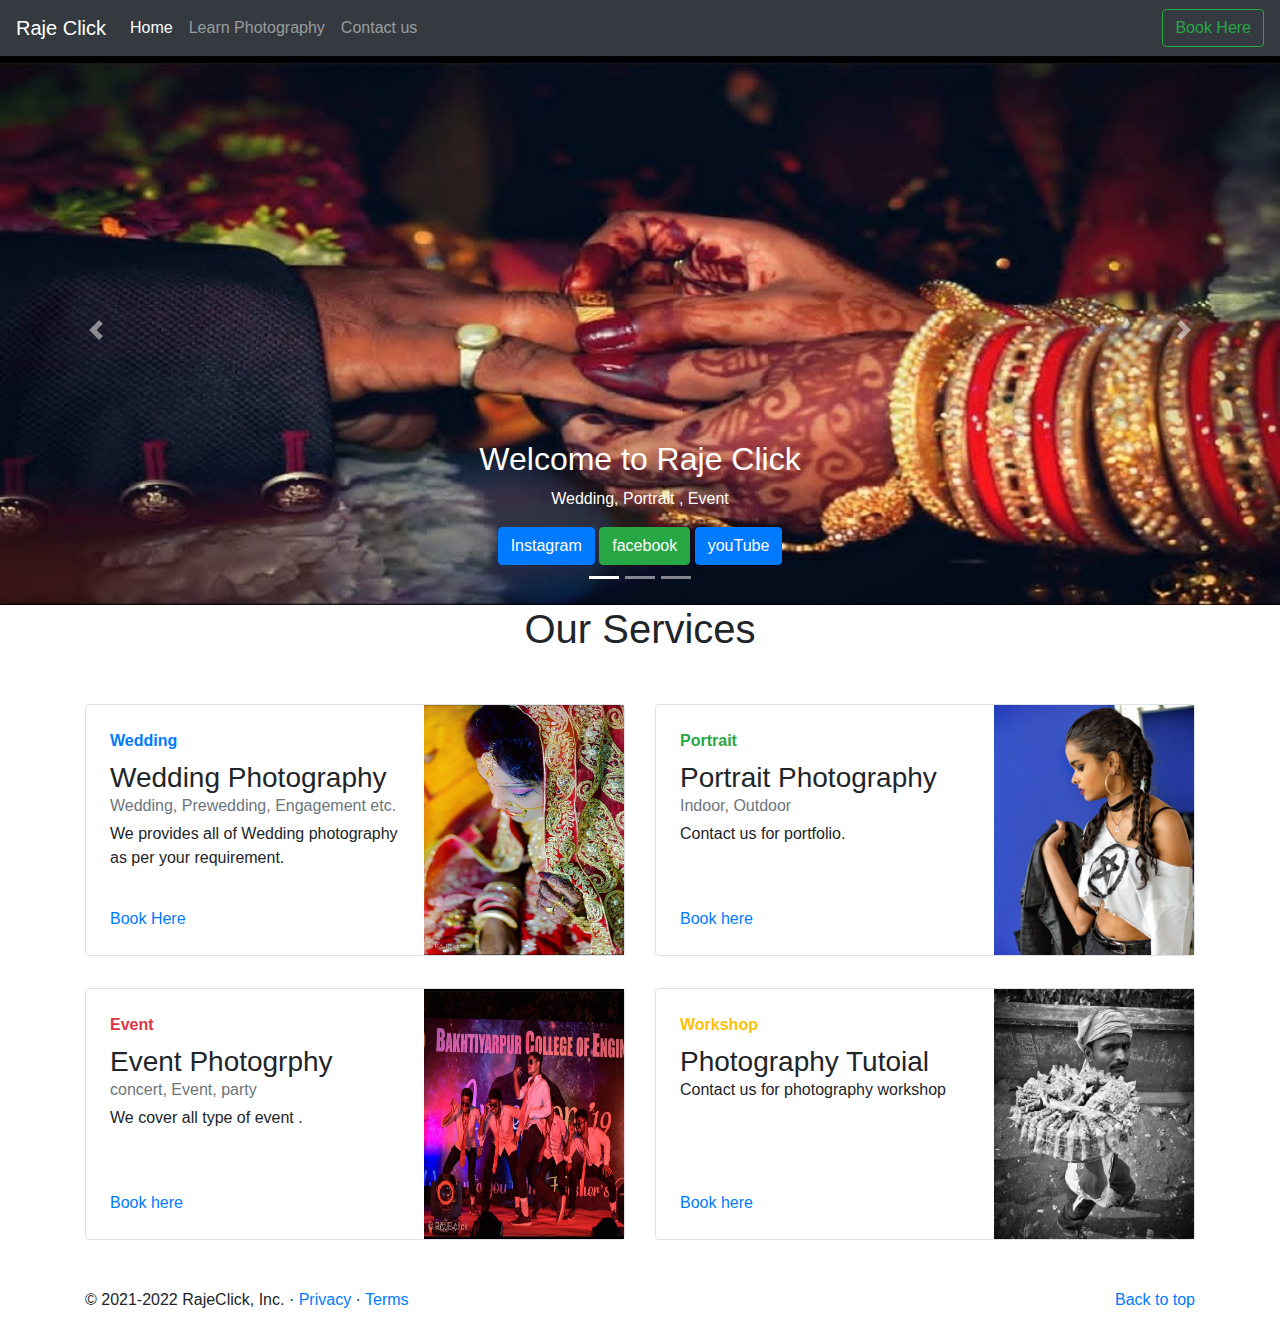
<file: index.html>
<!doctype html>
<html lang="en">

<head>
  <!-- Required meta tags -->
  <meta charset="utf-8">
  <meta name="viewport" content="width=device-width, initial-scale=1, shrink-to-fit=no">

  <!-- Bootstrap CSS -->
  <link rel="stylesheet" href="https://cdn.jsdelivr.net/npm/bootstrap@4.0.0/dist/css/bootstrap.min.css"
    integrity="sha384-Gn5384xqQ1aoWXA+058RXPxPg6fy4IWvTNh0E263XmFcJlSAwiGgFAW/dAiS6JXm" crossorigin="anonymous">
    <link rel="stylesheet" src="style.css">
  <title>Raje Click</title>
</head>


<body>





  <!-- nav bar-->
  <nav class="navbar navbar-expand-lg navbar-dark bg-dark">
    <a class="navbar-brand" href="#">Raje Click</a>
    <button class="navbar-toggler" type="button" data-toggle="collapse" data-target="#navbarSupportedContent"
      aria-controls="navbarSupportedContent" aria-expanded="false" aria-label="Toggle navigation">
      <span class="navbar-toggler-icon"></span>
    </button>

    <div class="collapse navbar-collapse" id="navbarSupportedContent">
      <ul class="navbar-nav mr-auto">
        <li class="nav-item active">
          <a class="nav-link" href="#">Home <span class="sr-only">(current)</span></a>
        </li>

        <li class="nav-item">
          <a class="nav-link" href="/Learnphotography.html">Learn Photography</a>
        </li>





        <li class="nav-item">
          <a class="nav-link" href="/contact.html">Contact us</a>
        </li>

       
      </ul>
      <form class="form-inline my-2 my-lg-0">

        <a href="booking.html" class="btn btn-outline-success my-2 my-sm-0" type="submit">Book Here</a>
      </form>
    </div>
  </nav>


  <!-- slide -->


  <div id="carouselExampleCaptions" class="carousel slide carousel-fade" data-ride="carousel">
    <ol class="carousel-indicators">
      <li data-target="#carouselExampleCaptions" data-slide-to="0" class="active"></li>
      <li data-target="#carouselExampleCaptions" data-slide-to="1"></li>
      <li data-target="#carouselExampleCaptions" data-slide-to="2"></li>
    </ol>
    <div class="carousel-inner">
      <div class="carousel-item active">
        <img src="/img/wedding.jpg" class="d-block w-100" alt="...">
        <div class="carousel-caption d-none d-md-block">
          <h2>Welcome to Raje Click</h2>
          <p>Wedding, Portrait , Event</p>


          <a href="https://www.instagram.com/raje_click/?hl=en" class="btn btn-primary">Instagram</a>
          <a href="https://www.facebook.com/rajeclick/" class="btn btn-success">facebook</a>
          <a href="https://www.youtube.com/channel/UCc5X1VdSU3GmY-P4XleaDkA/videos" class="btn btn-primary">youTube</a>
        </div>
      </div>
      <div class="carousel-item">
        <img src="/img/portrait.jpg" class="d-block w-100" alt="...">
        <div class="carousel-caption d-none d-md-block">
          <h2>Welcome to Raje Click</h2>
          <p>Wedding, Portrait , Event</p>
          <a href="https://www.instagram.com/raje_click/?hl=en" class="btn btn-primary">Instagram</a>
          <a href="https://www.facebook.com/rajeclick/" class="btn btn-success">facebook</a>
          <a href="https://www.youtube.com/channel/UCc5X1VdSU3GmY-P4XleaDkA/videos" class="btn btn-primary">youTube</a>
        </div>
      </div>
      <div class="carousel-item">
        <img src="/img/event.jpg" class="d-block w-100" alt="...">

        <div class="carousel-caption d-none d-md-block">
          <h2>Welcome to Raje Click</h2>
          <p>Wedding, Portrait , Event</p>
          <a href="https://www.instagram.com/raje_click/?hl=en" class="btn btn-primary">Instagram</a>
          <a href="https://www.facebook.com/rajeclick/" class="btn btn-success">facebook</a>
          <a href="https://www.youtube.com/channel/UCc5X1VdSU3GmY-P4XleaDkA/videos" class="btn btn-primary">youTube</a>
        </div>
      </div>
    </div>
    <a class="carousel-control-prev" href="#carouselExampleCaptions" role="button" data-slide="prev">
      <span class="carousel-control-prev-icon" aria-hidden="true"></span>
      <span class="sr-only">Previous</span>
    </a>
    <a class="carousel-control-next" href="#carouselExampleCaptions" role="button" data-slide="next">
      <span class="carousel-control-next-icon" aria-hidden="true"></span>
      <span class="sr-only">Next</span>
    </a>
  </div>

  <!-- our service -->
  <h1 style="text-align:center;
height: 75px;
;

">Our Services</h1>
  <!-- below slide  -->
  <div class="container my-4">
    <div class="row mb-2">
      <div class="col-md-6">
        <div
          class="row no-gutters border rounded overflow-hidden flex-md-row mb-4 shadow-sm h-md-250 position-relative">
          <div class="col p-4 d-flex flex-column position-static">
            <strong class="d-inline-block mb-2 text-primary">Wedding</strong>
            <h3 class="mb-0">Wedding Photography</h3>
            <div class="mb-1 text-muted">Wedding, Prewedding, Engagement etc.</div>
            <p class="card-text mb-auto">We provides all of Wedding photography as per your requirement.</p>
            <a href="/contact.html" class="stretched-link">Book Here</a>
          </div>
          <div class="col-auto d-none d-lg-block">
            <img class="bd-placeholder-img" width="200" height="250" src="/img/1.jpg" alt="">
          </div>
        </div>
      </div>
      <div class="col-md-6">
        <div
          class="row no-gutters border rounded overflow-hidden flex-md-row mb-4 shadow-sm h-md-250 position-relative">
          <div class="col p-4 d-flex flex-column position-static">
            <strong class="d-inline-block mb-2 text-success">Portrait</strong>
            <h3 class="mb-0">Portrait Photography</h3>
            <div class="mb-1 text-muted">Indoor, Outdoor</div>
            <p class="mb-auto">Contact us for portfolio.</p>
            <a href="/contact.html" class="stretched-link">Book here</a>
          </div>
          <div class="col-auto d-none d-lg-block">
            <img class="bd-placeholder-img" width="200" height="250" src="/img/2.jpg" alt="">

          </div>
        </div>
      </div>
    </div>
    <div class="row mb-2">
      <div class="col-md-6">
        <div
          class="row no-gutters border rounded overflow-hidden flex-md-row mb-4 shadow-sm h-md-250 position-relative">
          <div class="col p-4 d-flex flex-column position-static">
            <strong class="d-inline-block mb-2 text-danger">Event</strong>
            <h3 class="mb-0">Event Photogrphy</h3>
            <div class="mb-1 text-muted">concert, Event, party </div>
            <p class="card-text mb-auto">We cover all type of event .</p>
            <a href="/contact.html" class="stretched-link">Book here</a>
          </div>
          <div class="col-auto d-none d-lg-block">
            <img class="bd-placeholder-img" width="200" height="250" src="/img/3.jpeg" alt="">
          </div>
        </div>
      </div>
      <div class="col-md-6">
        <div
          class="row no-gutters border rounded overflow-hidden flex-md-row mb-4 shadow-sm h-md-250 position-relative">
          <div class="col p-4 d-flex flex-column position-static">
            <strong class="d-inline-block mb-2 text-warning">Workshop</strong>
            <h3 class="mb-0">Photography Tutoial</h3>
            <!-- <div class="mb-1 text-muted">Nov 11</div> -->
            <p class="mb-auto">Contact us for photography workshop</p>
            <a href="/contact.html" class="stretched-link">Book here</a>
          </div>
          <div class="col-auto d-none d-lg-block">
            <img class="bd-placeholder-img" width="200" height="250" src="/img/4.jpeg" alt="">

          </div>
        </div>
      </div>
    </div>
  </div>

  <!-- footer -->

  <footer class="container">
    <p class="float-right"><a href="#">Back to top</a></p>
    <p>© 2021-2022 RajeClick, Inc. · <a href="#">Privacy</a> · <a href="#">Terms</a></p>
  </footer>

  <!-- Optional JavaScript -->
  <!-- jQuery first, then Popper.js, then Bootstrap JS -->
  <script src="https://code.jquery.com/jquery-3.2.1.slim.min.js"
    integrity="sha384-KJ3o2DKtIkvYIK3UENzmM7KCkRr/rE9/Qpg6aAZGJwFDMVNA/GpGFF93hXpG5KkN"
    crossorigin="anonymous"></script>
  <script src="https://cdn.jsdelivr.net/npm/popper.js@1.12.9/dist/umd/popper.min.js"
    integrity="sha384-ApNbgh9B+Y1QKtv3Rn7W3mgPxhU9K/ScQsAP7hUibX39j7fakFPskvXusvfa0b4Q"
    crossorigin="anonymous"></script>
  <script src="https://cdn.jsdelivr.net/npm/bootstrap@4.0.0/dist/js/bootstrap.min.js"
    integrity="sha384-JZR6Spejh4U02d8jOt6vLEHfe/JQGiRRSQQxSfFWpi1MquVdAyjUar5+76PVCmYl"
    crossorigin="anonymous"></script>
</body>

</html>
</file>
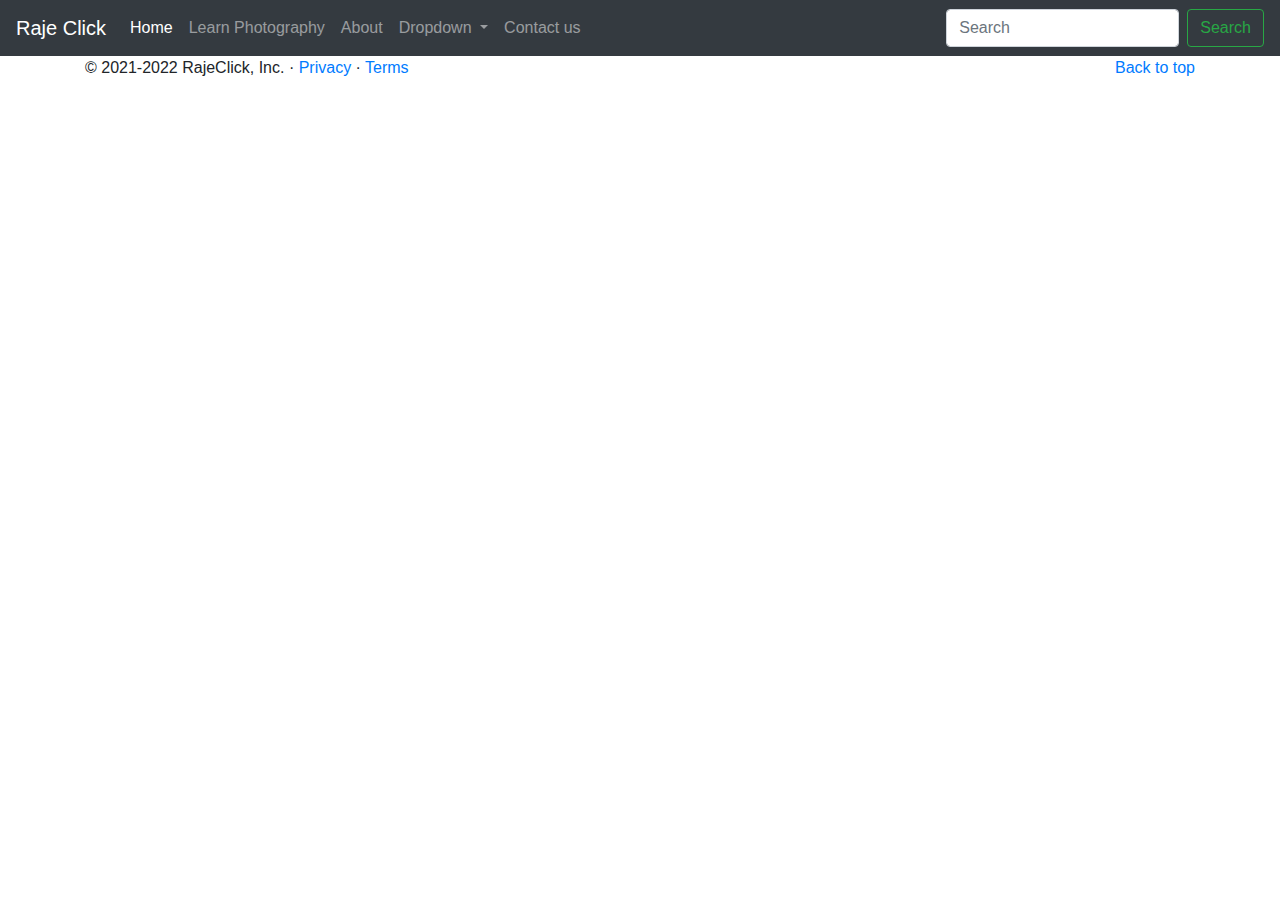
<file: about.html>
<!doctype html>
<html lang="en">
  <head>
    <!-- Required meta tags -->
    <meta charset="utf-8">
    <meta name="viewport" content="width=device-width, initial-scale=1, shrink-to-fit=no">

    <!-- Bootstrap CSS -->
    <link rel="stylesheet" href="https://cdn.jsdelivr.net/npm/bootstrap@4.0.0/dist/css/bootstrap.min.css" integrity="sha384-Gn5384xqQ1aoWXA+058RXPxPg6fy4IWvTNh0E263XmFcJlSAwiGgFAW/dAiS6JXm" crossorigin="anonymous">

    <title>Raje Click</title>
  </head>
  <body>
    <!-- nav bar-->
    <nav class="navbar navbar-expand-lg navbar-dark bg-dark">
        <a class="navbar-brand" href="#">Raje Click</a>
        <button class="navbar-toggler" type="button" data-toggle="collapse" data-target="#navbarSupportedContent" aria-controls="navbarSupportedContent" aria-expanded="false" aria-label="Toggle navigation">
          <span class="navbar-toggler-icon"></span>
        </button>
      
        <div class="collapse navbar-collapse" id="navbarSupportedContent">
          <ul class="navbar-nav mr-auto">
            <li class="nav-item active">
              <a class="nav-link" href="/index.html">Home <span class="sr-only">(current)</span></a>
            </li>

            <li class="nav-item">
              <a class="nav-link" href="/Learnphotography.html">Learn Photography</a>
            </li>
            <li class="nav-item">
              <a class="nav-link" href="/about.html">About</a>
            </li>
            <li class="nav-item dropdown">
              <a class="nav-link dropdown-toggle" href="#" id="navbarDropdown" role="button" data-toggle="dropdown" aria-haspopup="true" aria-expanded="false">
                Dropdown
              </a>
              <div class="dropdown-menu" aria-labelledby="navbarDropdown">
                <a class="dropdown-item" href="#">Action</a>
                <a class="dropdown-item" href="#">Another action</a>
                <div class="dropdown-divider"></div>
                <a class="dropdown-item" href="#">Something else here</a>
              </div>
            </li>
            <li class="nav-item">
                <a class="nav-link" href="/contact.html">Contact us</a>
              </li>
          </ul>
          <form class="form-inline my-2 my-lg-0">
            <input class="form-control mr-sm-2" type="search" placeholder="Search" aria-label="Search">
            <button class="btn btn-outline-success my-2 my-sm-0" type="submit">Search</button>
          </form>
        </div>
      </nav>
      </nav>

<!-- slide -->












<!-- footer -->

<footer class="container">
  <p class="float-right"><a href="#">Back to top</a></p>
  <p>© 2021-2022 RajeClick, Inc. · <a href="#">Privacy</a> · <a href="#">Terms</a></p>
</footer>


    <!-- Optional JavaScript -->
    <!-- jQuery first, then Popper.js, then Bootstrap JS -->
    <script src="https://code.jquery.com/jquery-3.2.1.slim.min.js" integrity="sha384-KJ3o2DKtIkvYIK3UENzmM7KCkRr/rE9/Qpg6aAZGJwFDMVNA/GpGFF93hXpG5KkN" crossorigin="anonymous"></script>
    <script src="https://cdn.jsdelivr.net/npm/popper.js@1.12.9/dist/umd/popper.min.js" integrity="sha384-ApNbgh9B+Y1QKtv3Rn7W3mgPxhU9K/ScQsAP7hUibX39j7fakFPskvXusvfa0b4Q" crossorigin="anonymous"></script>
    <script src="https://cdn.jsdelivr.net/npm/bootstrap@4.0.0/dist/js/bootstrap.min.js" integrity="sha384-JZR6Spejh4U02d8jOt6vLEHfe/JQGiRRSQQxSfFWpi1MquVdAyjUar5+76PVCmYl" crossorigin="anonymous"></script>
  </body>
</html>
</file>
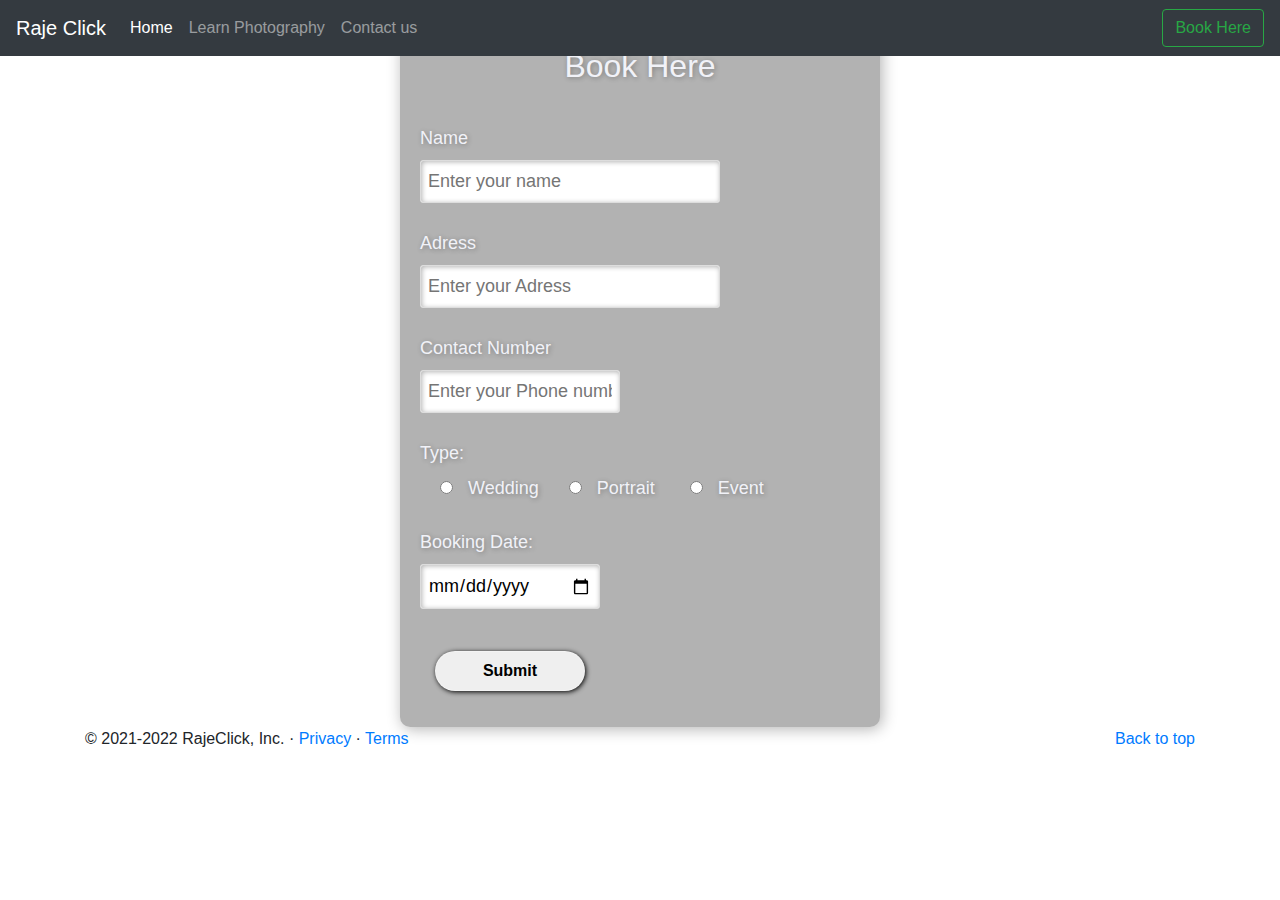
<file: booking.html>
<!doctype html>
<html lang="en">

<head>
  <!-- Required meta tags -->
  <meta charset="utf-8">
  <meta name="viewport" content="width=device-width, initial-scale=1, shrink-to-fit=no">

  <!-- Bootstrap CSS -->
  <link rel="stylesheet" href="https://cdn.jsdelivr.net/npm/bootstrap@4.0.0/dist/css/bootstrap.min.css"
    integrity="sha384-Gn5384xqQ1aoWXA+058RXPxPg6fy4IWvTNh0E263XmFcJlSAwiGgFAW/dAiS6JXm" crossorigin="anonymous">
  <link rel="stylesheet" src="style.css">
  <link rel="stylesheet" href="booking.css">
  <title>Raje Click</title>

</head>


<body>





  <!-- nav bar-->
  <nav class="navbar navbar-expand-lg navbar-dark bg-dark">
    <a class="navbar-brand" href="#">Raje Click</a>
    <button class="navbar-toggler" type="button" data-toggle="collapse" data-target="#navbarSupportedContent"
      aria-controls="navbarSupportedContent" aria-expanded="false" aria-label="Toggle navigation">
      <span class="navbar-toggler-icon"></span>
    </button>

    <div class="collapse navbar-collapse" id="navbarSupportedContent">
      <ul class="navbar-nav mr-auto">
        <li class="nav-item active">
          <a class="nav-link" href="#">Home <span class="sr-only">(current)</span></a>
        </li>

        <li class="nav-item">
          <a class="nav-link" href="/Learnphotography.html">Learn Photography</a>
        </li>





        <li class="nav-item">
          <a class="nav-link" href="/contact.html">Contact us</a>
        </li>

        
      </ul>
      <form class="form-inline my-2 my-lg-0">

        <button href="" class="btn btn-outline-success my-2 my-sm-0" type="submit">Book Here</button>
      </form>
    </div>
  </nav>


<!-- booking -->


<div class="main">
  <div class="register">
      <h2>Book Here</h2>
      <form id="register" method="post">
          <label>Name</label><br>
          <input type="text" name="name" id="name" placeholder="Enter your name"><br><br>
          <label>Adress</label><br>
          <input type="text" name="adress" id="name" placeholder="Enter your Adress"><br><br>
          <label>Contact Number</label><br>
          <input type="text" name="contactnumber" id="number" placeholder="Enter your Phone number"> <br><br>
          <label>Type:</label><br>
          &nbsp;&nbsp;&nbsp;
          <input type="radio" name="Wedding" id="wedding">
          &nbsp;
          <span id="wedding">Wedding</span>
          &nbsp;&nbsp;&nbsp;&nbsp;
          <input type="radio" name="portrait" id="portrait">
          &nbsp;
          <span id="wedding">Portrait</span>
          &nbsp;&nbsp;&nbsp;&nbsp;&nbsp;
          <input type="radio" name="event" id="event">
          &nbsp;
          <span id="event">Event</span><br>
          <br>
          <!-- date  -->
          <label>Booking Date:</label><br>
          <input type="date" name="date" id="date"><br><br>

          <input type="submit" value="Submit" name="submit" id="submit">
      </form>
  </div>
</div>



  <!-- below slide  -->
  

  <!-- footer -->

  <footer class="container">
    <p class="float-right"><a href="#">Back to top</a></p>
    <p>© 2021-2022 RajeClick, Inc. · <a href="#">Privacy</a> · <a href="#">Terms</a></p>
  </footer>

  <!-- Optional JavaScript -->
  <!-- jQuery first, then Popper.js, then Bootstrap JS -->
  <script src="https://code.jquery.com/jquery-3.2.1.slim.min.js"
    integrity="sha384-KJ3o2DKtIkvYIK3UENzmM7KCkRr/rE9/Qpg6aAZGJwFDMVNA/GpGFF93hXpG5KkN"
    crossorigin="anonymous"></script>
  <script src="https://cdn.jsdelivr.net/npm/popper.js@1.12.9/dist/umd/popper.min.js"
    integrity="sha384-ApNbgh9B+Y1QKtv3Rn7W3mgPxhU9K/ScQsAP7hUibX39j7fakFPskvXusvfa0b4Q"
    crossorigin="anonymous"></script>
  <script src="https://cdn.jsdelivr.net/npm/bootstrap@4.0.0/dist/js/bootstrap.min.js"
    integrity="sha384-JZR6Spejh4U02d8jOt6vLEHfe/JQGiRRSQQxSfFWpi1MquVdAyjUar5+76PVCmYl"
    crossorigin="anonymous"></script>
</body>

</html>
</file>
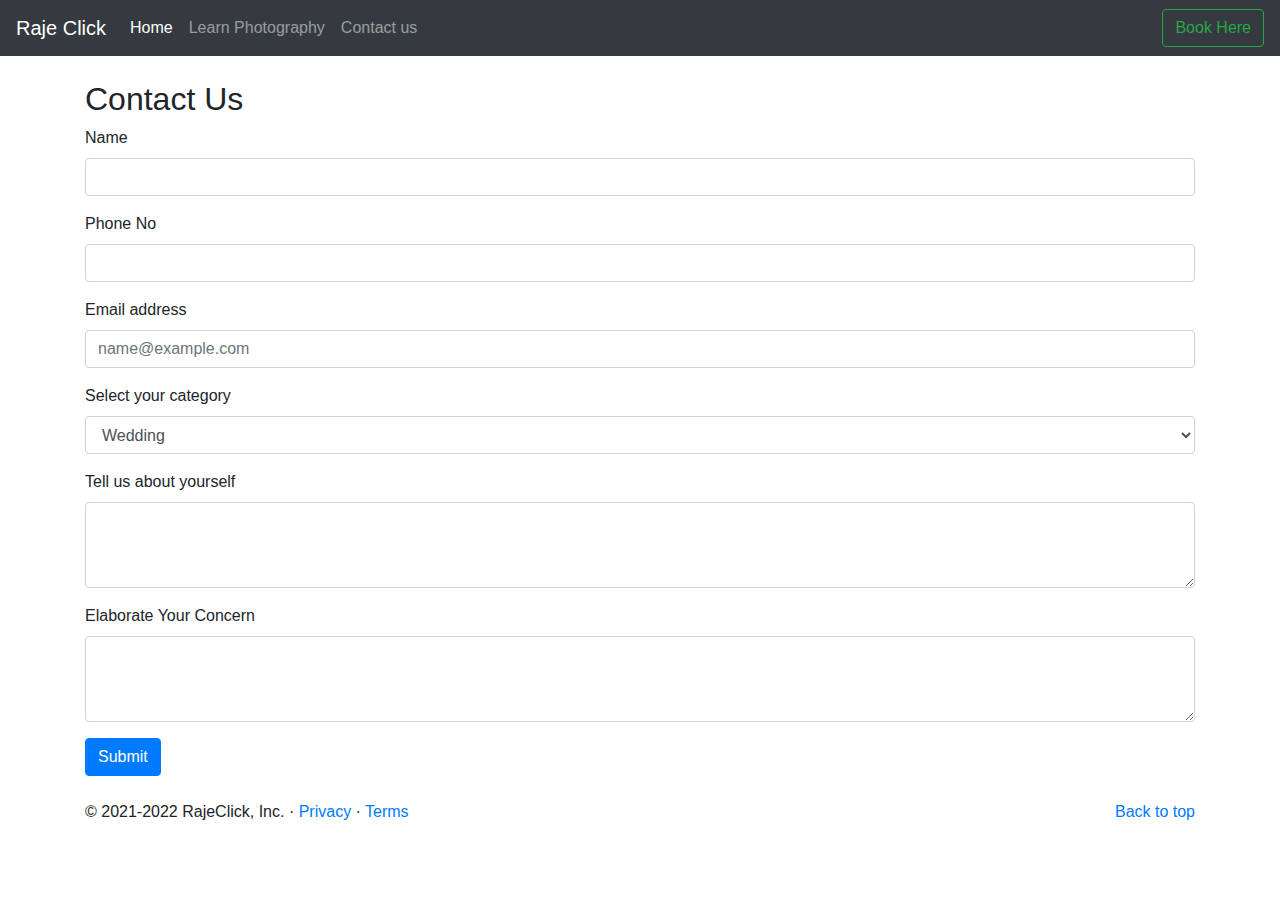
<file: contact.html>
<!doctype html>
<html lang="en">
  <head>
    <!-- Required meta tags -->
    <meta charset="utf-8">
    <meta name="viewport" content="width=device-width, initial-scale=1, shrink-to-fit=no">

    <!-- Bootstrap CSS -->
    <link rel="stylesheet" href="https://cdn.jsdelivr.net/npm/bootstrap@4.0.0/dist/css/bootstrap.min.css" integrity="sha384-Gn5384xqQ1aoWXA+058RXPxPg6fy4IWvTNh0E263XmFcJlSAwiGgFAW/dAiS6JXm" crossorigin="anonymous">

    <title>Raje Click</title>
  </head>
  <body>
    <!-- nav bar-->
    <nav class="navbar navbar-expand-lg navbar-dark bg-dark">
        <a class="navbar-brand" href="#">Raje Click</a>
        <button class="navbar-toggler" type="button" data-toggle="collapse" data-target="#navbarSupportedContent" aria-controls="navbarSupportedContent" aria-expanded="false" aria-label="Toggle navigation">
          <span class="navbar-toggler-icon"></span>
        </button>
      
        <div class="collapse navbar-collapse" id="navbarSupportedContent">
          <ul class="navbar-nav mr-auto">
            <li class="nav-item active">
              <a class="nav-link" href="/index.html">Home </a>
            </li>

            <li class="nav-item">
              <a class="nav-link" href="/Learnphotography.html">Learn Photography</a>
            </li>
            <!-- <li class="nav-item">
              <a class="nav-link" href="/about.html">About</a>
            </li> -->
            
            <li class="nav-item">
                <a class="nav-link" href="/contact.html">Contact us</a>
              </li>
          </ul>
          <form class="form-inline my-2 my-lg-0">
            <a href="/booking.html" class="btn btn-outline-success my-2 my-sm-0" type="submit">Book Here</a>
          </form>
        </div>
      </nav>
      </nav>

<!-- contact form-->

<div class="container my-4">
    <h2>Contact Us</h2>
    <form>
        <div class="form-group">
            <label for="exampleFormControlInput1">Name</label>
            <input type="text" class="form-control" id="exampleFormControlInput1">
        </div>
        <div class="form-group">
            <label for="exampleFormControlInput1">Phone No</label>
            <input type="number" class="form-control" id="exampleFormControlInput1">
        </div>
        <div class="form-group">
            <label for="exampleFormControlInput1">Email address</label>
            <input type="email" class="form-control" id="exampleFormControlInput1" placeholder="name@example.com">
        </div>
        <div class="form-group">
            <label for="exampleFormControlSelect1">Select your category</label>
            <select class="form-control" id="exampleFormControlSelect1">
                <option>Wedding</option>
                <option>Event</option>
                <option>Portrait</option>
                <option>Others</option>
            </select>
        </div>
       
       
        <div class="form-group">
            <label for="exampleFormControlTextarea1">Tell us about yourself</label>
            <textarea class="form-control" id="exampleFormControlTextarea1" rows="3"></textarea>
        </div>
        <div class="form-group">
            <label for="exampleFormControlTextarea2">Elaborate Your Concern</label>
            <textarea class="form-control" id="exampleFormControlTextarea2" rows="3"></textarea>
        </div>
        <button class="btn btn-primary">Submit</button>
    </form>

</div>













<!-- footer -->

<footer class="container">
  <p class="float-right"><a href="#">Back to top</a></p>
  <p>© 2021-2022 RajeClick, Inc. · <a href="#">Privacy</a> · <a href="#">Terms</a></p>
</footer>

    <!-- Optional JavaScript -->
    <!-- jQuery first, then Popper.js, then Bootstrap JS -->
    <script src="https://code.jquery.com/jquery-3.2.1.slim.min.js" integrity="sha384-KJ3o2DKtIkvYIK3UENzmM7KCkRr/rE9/Qpg6aAZGJwFDMVNA/GpGFF93hXpG5KkN" crossorigin="anonymous"></script>
    <script src="https://cdn.jsdelivr.net/npm/popper.js@1.12.9/dist/umd/popper.min.js" integrity="sha384-ApNbgh9B+Y1QKtv3Rn7W3mgPxhU9K/ScQsAP7hUibX39j7fakFPskvXusvfa0b4Q" crossorigin="anonymous"></script>
    <script src="https://cdn.jsdelivr.net/npm/bootstrap@4.0.0/dist/js/bootstrap.min.js" integrity="sha384-JZR6Spejh4U02d8jOt6vLEHfe/JQGiRRSQQxSfFWpi1MquVdAyjUar5+76PVCmYl" crossorigin="anonymous"></script>
  </body>
</html>
</file>
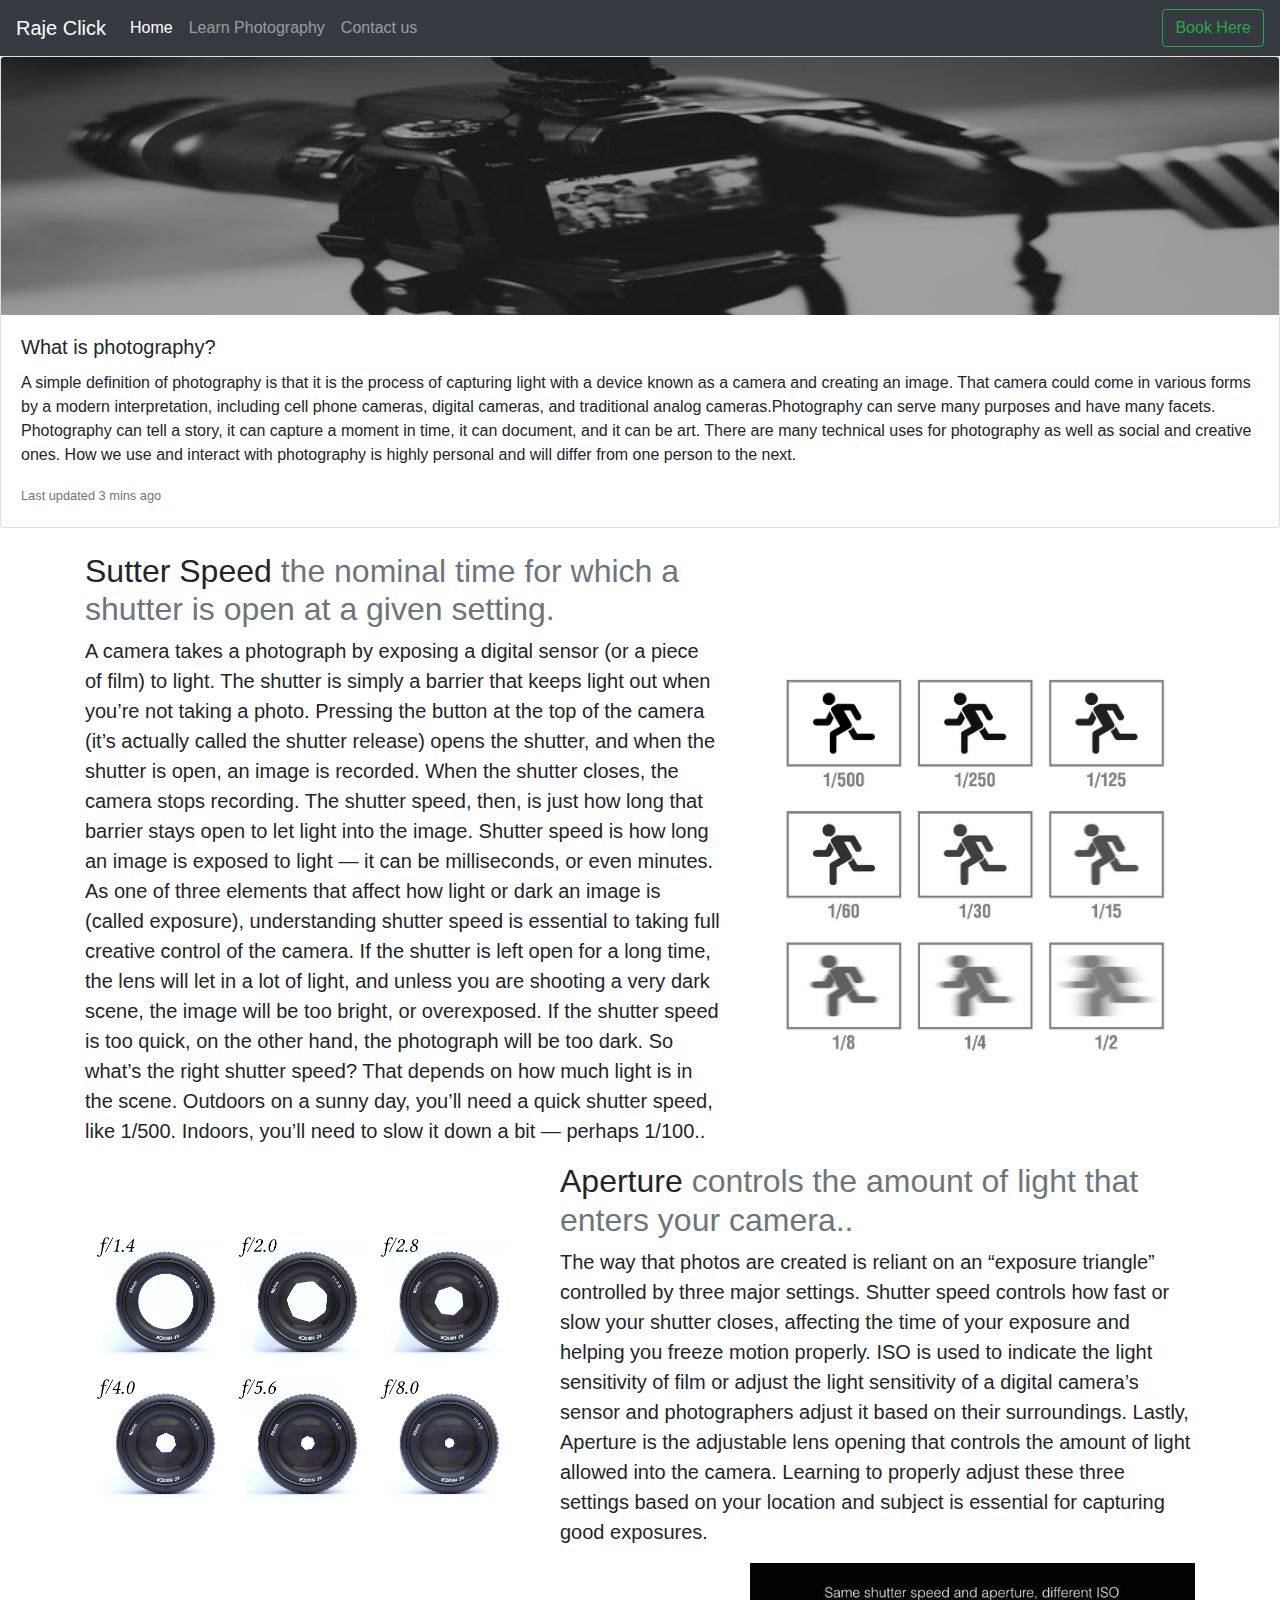
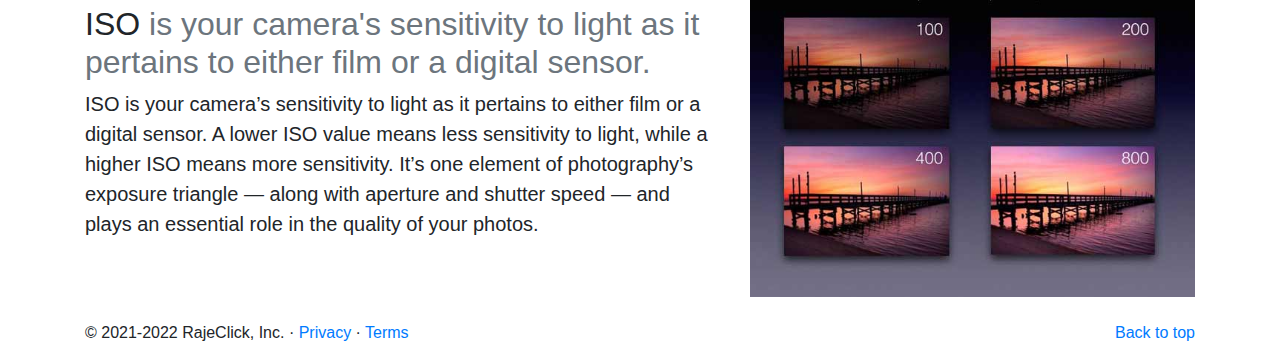
<file: Learnphotography.html>
<!doctype html>
<html lang="en">
  <head>
    <!-- Required meta tags -->
    <meta charset="utf-8">
    <meta name="viewport" content="width=device-width, initial-scale=1, shrink-to-fit=no">

    <!-- Bootstrap CSS -->
    <link rel="stylesheet" href="https://cdn.jsdelivr.net/npm/bootstrap@4.0.0/dist/css/bootstrap.min.css" integrity="sha384-Gn5384xqQ1aoWXA+058RXPxPg6fy4IWvTNh0E263XmFcJlSAwiGgFAW/dAiS6JXm" crossorigin="anonymous">


    <title>Raje Click</title>
  </head>
  <body>
    <!-- nav bar-->
    <nav class="navbar navbar-expand-lg navbar-dark bg-dark">
        <a class="navbar-brand" href="#">Raje Click</a>
        <button class="navbar-toggler" type="button" data-toggle="collapse" data-target="#navbarSupportedContent" aria-controls="navbarSupportedContent" aria-expanded="false" aria-label="Toggle navigation">
          <span class="navbar-toggler-icon"></span>
        </button>
      
        <div class="collapse navbar-collapse" id="navbarSupportedContent">
          <ul class="navbar-nav mr-auto">
            <li class="nav-item active">
              <a class="nav-link" href="/index.html">Home <span class="sr-only">(current)</span></a>
            </li>

            <li class="nav-item">
              <a class="nav-link" href="/Learnphotography.html">Learn Photography</a>
            </li>
            <!-- <li class="nav-item">
              <a class="nav-link" href="/about.html">About</a>
            </li> -->
            <!-- <li class="nav-item dropdown">
              <a class="nav-link dropdown-toggle" href="#" id="navbarDropdown" role="button" data-toggle="dropdown" aria-haspopup="true" aria-expanded="false">
                Dropdown
              </a>
              <div class="dropdown-menu" aria-labelledby="navbarDropdown">
                <a class="dropdown-item" href="#">Action</a>
                <a class="dropdown-item" href="#">Another action</a>
                <div class="dropdown-divider"></div>
                <a class="dropdown-item" href="#">Something else here</a>
              </div>
            </li> -->
            <li class="nav-item">
                <a class="nav-link" href="/contact.html">Contact us</a>
              </li>
          </ul>
          <form class="form-inline my-2 my-lg-0">
           
            <a href="/booking.html" class="btn btn-outline-success my-2 my-sm-0" type="submit">Book Here</a>
          </form>
        </div>
      </nav>
      </nav>


      <!-- header -->
      <div class="card mb-3">
        <img class="card-img-top" src="./img/theme.jpg" alt="Card image cap">
        <div class="card-body">
          <h5 class="card-title">What is photography?</h5>
          <p class="card-text">A simple definition of photography is that it is the process of capturing light with a device known as a camera and creating an image. That camera could come in various forms by a modern interpretation, including cell phone cameras, digital cameras, and traditional analog cameras.Photography can serve many purposes and have many facets. Photography can tell a story, it can capture a moment in time, it can document, and it can be art. There are many technical uses for photography as well as social and creative ones. How we use and interact with photography is highly personal and will differ from one person to the next.</p>
          <p class="card-text"><small class="text-muted">Last updated 3 mins ago</small></p>
        </div>
      </div>
      <!--  -->
     
<!-- about contain-->

<div class="container my-4">
  <div class="row featurette d-flex justify-content-center align-items-center">
      <div class="col-md-7">
          <h2 class="featurette-heading">Sutter Speed <span class="text-muted">the nominal time for which a shutter is open at a given setting.</span></h2>
          <p class="lead">A camera takes a photograph by exposing a digital sensor (or a piece of film) to light. The shutter is simply a barrier that keeps light out when you’re not taking a photo. Pressing the button at the top of the camera (it’s actually called the shutter release) opens the shutter, and when the shutter is open, an image is recorded. When the shutter closes, the camera stops recording.

            The shutter speed, then, is just how long that barrier stays open to let light into the image. Shutter speed is how long an image is exposed to light — it can be milliseconds, or even minutes.
            
            As one of three elements that affect how light or dark an image is (called exposure), understanding shutter speed is essential to taking full creative control of the camera. If the shutter is left open for a long time, the lens will let in a lot of light, and unless you are shooting a very dark scene, the image will be too bright, or overexposed. If the shutter speed is too quick, on the other hand, the photograph will be too dark.
            
            So what’s the right shutter speed? That depends on how much light is in the scene. Outdoors on a sunny day, you’ll need a quick shutter speed, like 1/500. Indoors, you’ll need to slow it down a bit — perhaps 1/100..</p>
      </div>
      <div class="col-md-5">
          <img class="img-fluid" src="/img/sutter.jpg" alt="">

      </div>
  </div>
  <div class="row featurette d-flex justify-content-center align-items-center">
      <div class="col-md-7 order-md-2">
          <h2 class="featurette-heading">Aperture <span class="text-muted"> controls the amount of light that enters your camera..</span></h2>
          <p class="lead">The way that photos are created is reliant on an “exposure triangle” controlled by three major settings. Shutter speed controls how fast or slow your shutter closes, affecting the time of your exposure and helping you freeze motion properly. ISO is used to indicate the light sensitivity of film or adjust the light sensitivity of a digital camera’s sensor and photographers adjust it based on their surroundings. Lastly,

            Aperture is the adjustable lens opening that controls the amount of light allowed into the camera. Learning to properly adjust these three settings based on your location and subject is essential for capturing good exposures.</p>
      </div>
      <div class="col-md-5 order-md-1">
          <img class="img-fluid" src="/img/apreture.jpg" alt="">

      </div>
  </div>
  <div class="row featurette d-flex justify-content-center align-items-center">
      <div class="col-md-7">
          <h2 class="featurette-heading">ISO <span class="text-muted">is your camera's sensitivity to light as it pertains to either film or a digital sensor.</span></h2>
          <p class="lead">ISO is your camera’s sensitivity to light as it pertains to either film or a digital sensor. A lower ISO value means less sensitivity to light, while a higher ISO means more sensitivity. It’s one element of photography’s exposure triangle — along with aperture and shutter speed — and plays an essential role in the quality of your photos.</p>
      </div>
      <div class="col-md-5">
          <img class="img-fluid" src="img/iso.jpg" alt="">

      </div>
  </div>
</div>

<!-- footer -->

<footer class="container">
  <p class="float-right"><a href="#">Back to top</a></p>
  <p>© 2021-2022 RajeClick, Inc. · <a href="#">Privacy</a> · <a href="#">Terms</a></p>
</footer>



    <!-- Optional JavaScript -->
    <!-- jQuery first, then Popper.js, then Bootstrap JS -->
    <script src="https://code.jquery.com/jquery-3.2.1.slim.min.js" integrity="sha384-KJ3o2DKtIkvYIK3UENzmM7KCkRr/rE9/Qpg6aAZGJwFDMVNA/GpGFF93hXpG5KkN" crossorigin="anonymous"></script>
    <script src="https://cdn.jsdelivr.net/npm/popper.js@1.12.9/dist/umd/popper.min.js" integrity="sha384-ApNbgh9B+Y1QKtv3Rn7W3mgPxhU9K/ScQsAP7hUibX39j7fakFPskvXusvfa0b4Q" crossorigin="anonymous"></script>
    <script src="https://cdn.jsdelivr.net/npm/bootstrap@4.0.0/dist/js/bootstrap.min.js" integrity="sha384-JZR6Spejh4U02d8jOt6vLEHfe/JQGiRRSQQxSfFWpi1MquVdAyjUar5+76PVCmYl" crossorigin="anonymous"></script>
  </body>
</html>
</file>
<file: booking.css>
/* booking csss (form design */
/* make in centre */
div.main{
    width: 480px;
    margin: -30px auto 0px auto;
  
}

h2{
    text-align: center;
    padding: 20px;
    font-family: sans-serif;
}

div.register{
    /* margin: 2px auto 0px auto; */
    background-color: rgba(0,0,0,0.3);
    width: 100%;
    font-size: 18px;
    border-radius: 10px;
    border: 1px soid rgba(255, 255, 255, 0.3);
    box-shadow: 2px 2px 15px rgba(0,0,0,0.3);
    color: rgb(241, 242, 248);
    padding: 1px 0 ;
}

form#register{
    margin: 20px;

}

label{
   
    font-family: sans-serif;
    font-size: 18px;
    /* font-style: italic; */
}
input#name{
    width: 300px;
    border: 1px solid #ddd;
    border-radius: 3px;
    outline: 0;
    padding: 7px;
    background-color: #fff;
    box-shadow: inset 1px 1px 5px rgba(0,0,0,0.3);

}
input#number{
    width: 200px;
    border: 1px solid #ddd;
    border-radius: 3px;
    outline: 0;
    padding: 7px;
    background-color: #fff;
    box-shadow: inset 1px 1px 5px rgba(0,0,0,0.3);

}
input#radio{
width: 200px;
    border: 1px solid #ddd;
    border-radius: 3px;
    outline: 0;
    padding: 7px;
    background-color: #fff;
    box-shadow: inset 1px 1px 5px rgba(0,0,0,0.3);
}
/* date  */
input#date{
    width: 180px;
    border: 1px solid #ddd;
    border-radius: 3px;
    outline: 0;
    padding: 7px;
    background-color: #fff;
    box-shadow: inset 1px 1px 5px rgba(0,0,0,0.3);
}



input#submit{
    width: 150px;
    padding: 7px;
    font-size: 16px;
    font-family: sans-serif;
    font-weight: 600;
    border: 1px solid #ddd;
    border-radius: 55px;
    cursor: pointer ;
    border: 1px solid rgba(255, 255, 255, 0.3);
    box-shadow: 1px 1px 5px ;
/* edit in box shadow=rgba(0,0,0,0.3) */
margin: 15px;
}

label,span,h2{
    text-shadow: 1px 1px 5px rgba(0,0,0,0.3);
}
</file>
